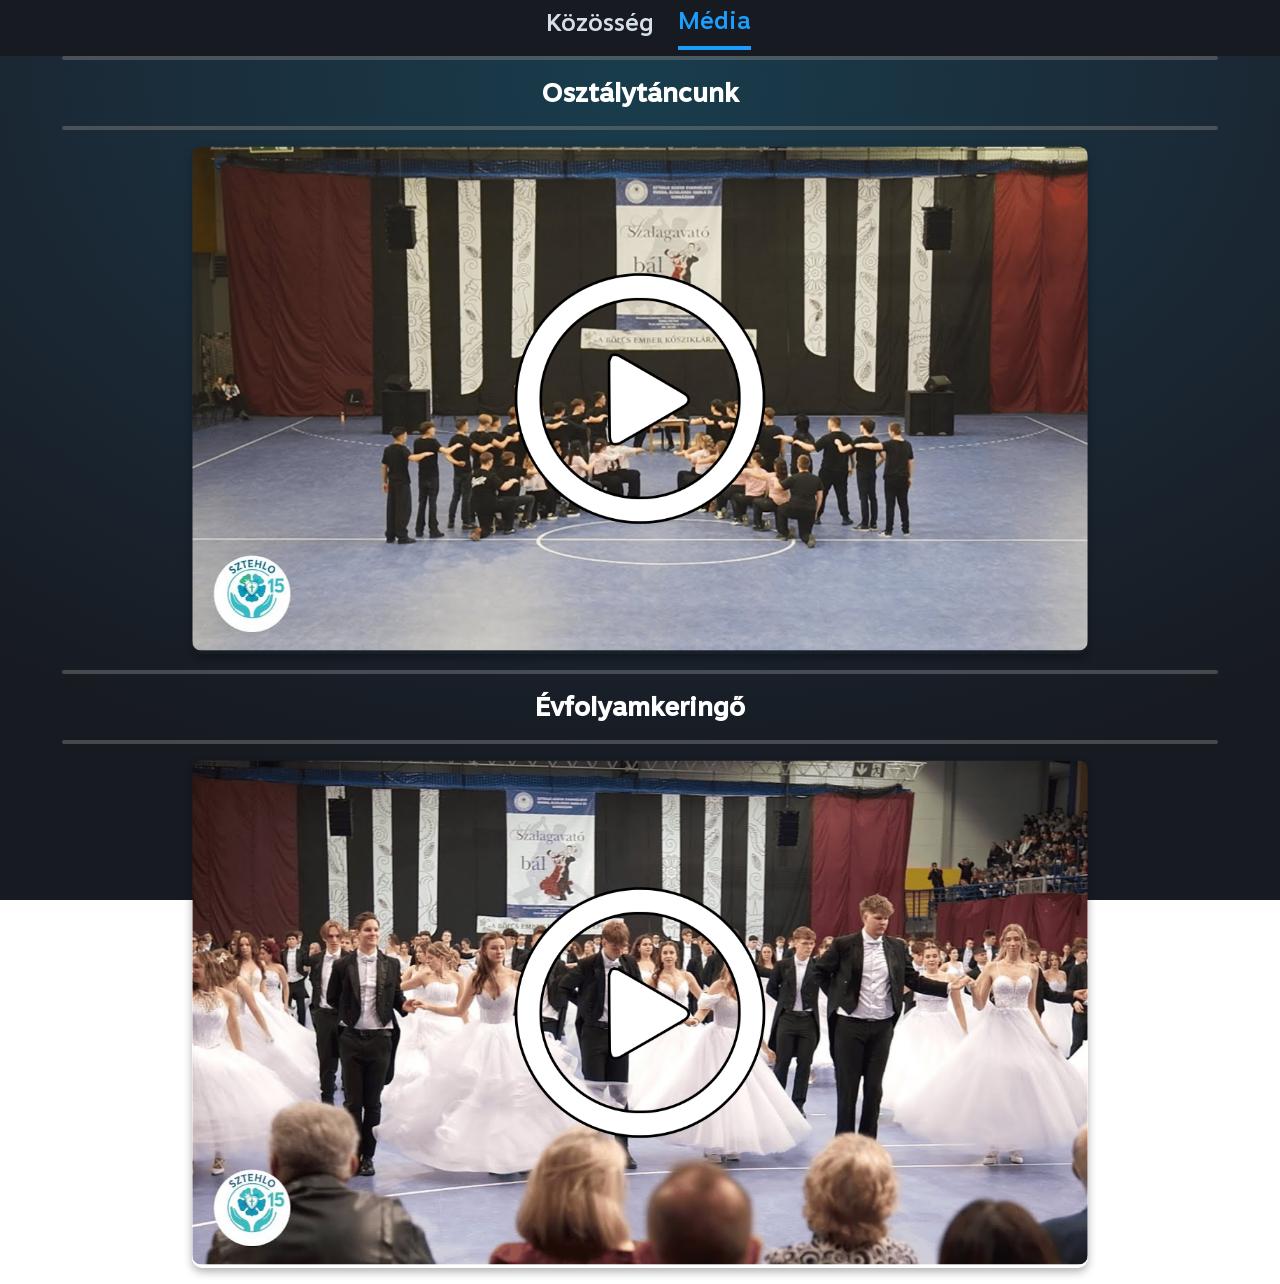
<file: index.html>
<!DOCTYPE html>
<html lang="hu">
<head>
    <meta charset="UTF-8">
    <meta name="viewport" content="width=device-width, initial-scale=1.0">
    <title>Sztehlo 12.C 2022-2026</title>
    <link rel="stylesheet" href="style.css">
</head>
<body>

<!-- HTML -->
<div id="rotate-notice">
  <div class="rotate-content">
    <p>Forgasd el a készüléket!</p>
  </div>
</div>


<!--Fejléc-->    
<div class="fejlec">
    <div class="menu-container">

        <div class="menu-item">
            <a href="galeria.html">Közösség</a>
        </div>
        
      
        <div class="menu-item-active">
            Média
        </div>



    </div>
</div>
<!--Fejléc vége-->

<!-- szürke törésvonal linebreak class-al-->
    <div class="linebreak"></div>

 
    <div class="container-row-centered">
        <h1>Osztálytáncunk</h1>
    </div>


    <div class="linebreak"></div>

<!--osztálytánc-->
    <div class="container-row-centered">
        
        <div class="domain-3d">
        
            <div class="picture-frame-3d">
                <a href="https://youtu.be/yBHKEIP3WoE">
                <img src="media/osztalytanc.png" alt="">
                </a>
            </div>
        
        </div>
        
    </div>
<!--osztálytánc-->


    <div class="linebreak"></div>

    <div class="container-row-centered">
        <h1>Évfolyamkeringő</h1>
    </div>

    
    <div class="linebreak"></div>


<!--osztályvideó-->
    <div class="container-row-centered">

        <div class="domain-3d">
            <div class="picture-frame-3d">
                <a href="https://youtu.be/173jjDeJ61c">
                <img src="media/keringo.png" alt="">
                </a>
            </div>
        </div>
    </div>
<!--osztályvideó-->


</div>






</body>
</html>
</file>
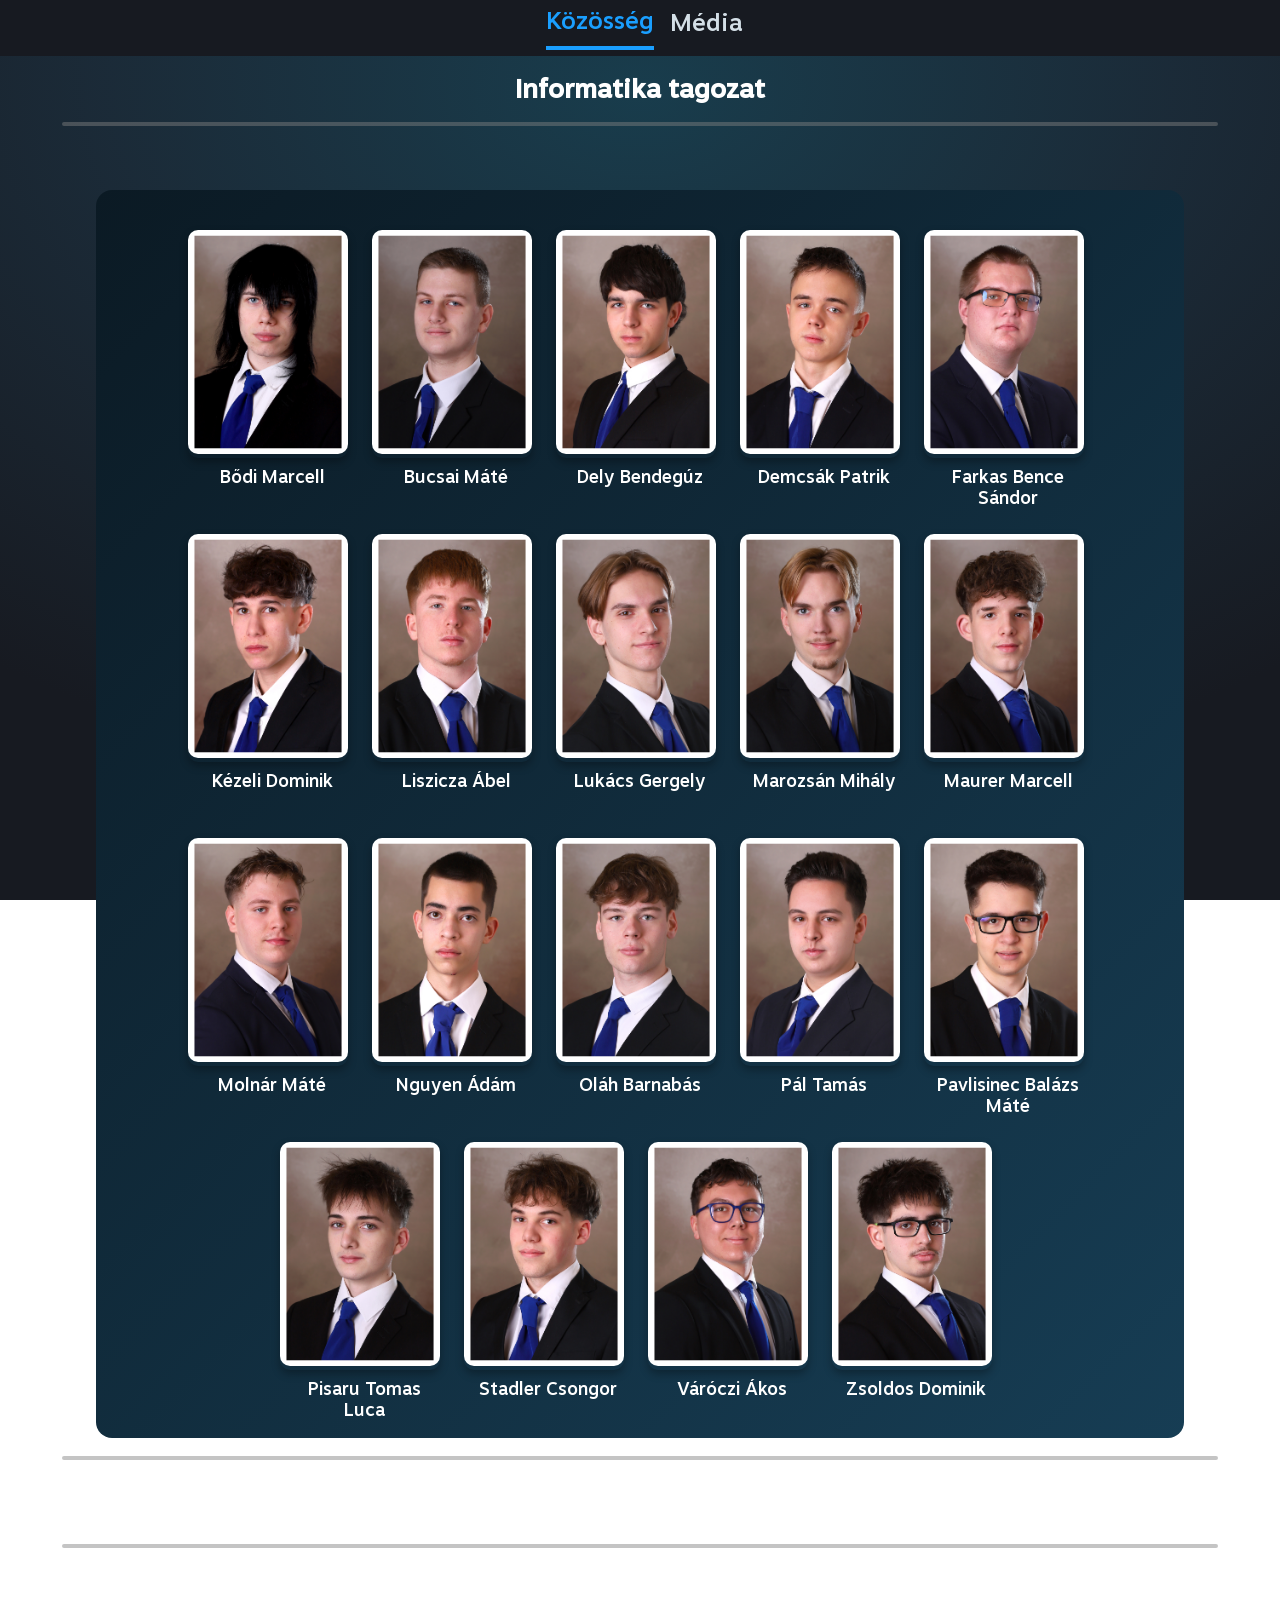
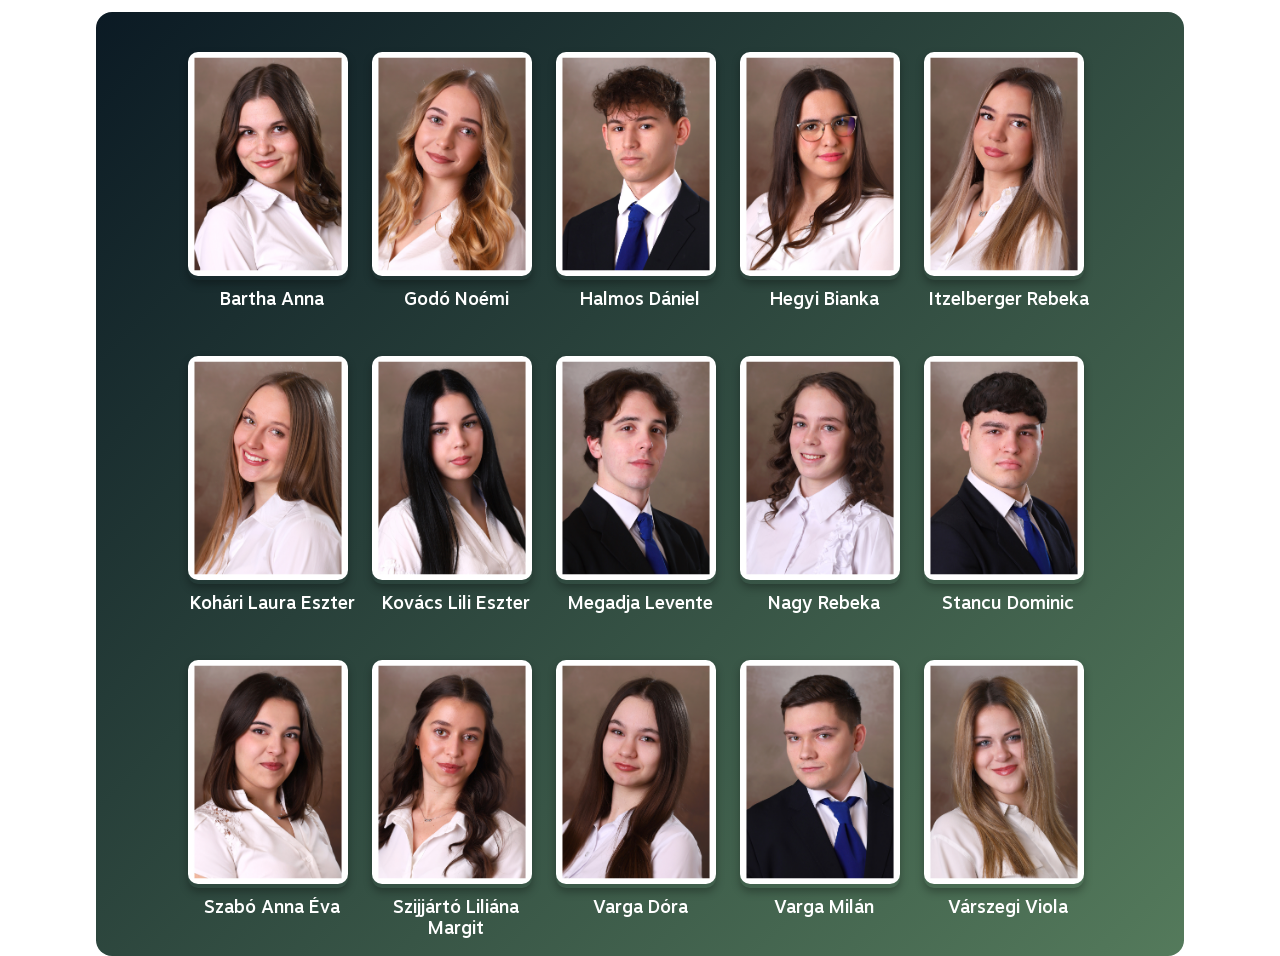
<file: galeria.html>
<!DOCTYPE html>
<html lang="hu">
<head>
    <meta charset="UTF-8">
    <meta name="viewport" content="width=device-width, initial-scale=1.0">
    <title>Sztehlo 12.C 2022-2026</title>
    <link rel="stylesheet" href="style.css">
</head>

<!-- HTML -->
<div id="rotate-notice">
  <div class="rotate-content">
    <p>Forgasd el a készüléket!</p>
  </div>
</div>
<!--Fejléc-->

<div class="fejlec">
    <div class="menu-container">
        
        <div class="menu-item-active">
            Közösség
        </div>
        
        <div class="menu-item">
            <a href="index.html">Média<a>
        </div>
    </div>
</div>
<!--Fejléc vége-->

<div class="container-row-centered">
    <h1>Informatika tagozat</h1>
</div>

<div class="linebreak"></div>

<div class="info-bg">


    <div class="domain-3d-tablo">
        <div class="tablofoto">
            <img src="media/c-osztaly/bodi.jpg">  
        </div>
        <p class="diak">Bődi Marcell</p>
    </div>
    <div class="domain-3d-tablo">
        <div class="tablofoto">
            <img src="media/c-osztaly/bucsai.jpg">  
        </div>
        <p class="diak">Bucsai Máté</p>
    </div>
    <div class="domain-3d-tablo">
        <div class="tablofoto">
            <img src="media/c-osztaly/dely.jpg">  
        </div>
        <p class="diak">Dely Bendegúz</p>
    </div>
    <div class="domain-3d-tablo">
        <div class="tablofoto">
            <img src="media/c-osztaly/demcsak.jpg">  
        </div>
        <p class="diak">Demcsák Patrik</p>
    </div>
    <div class="domain-3d-tablo">
        <div class="tablofoto">
            <img src="media/c-osztaly/farkas.jpg">  
        </div>
        <p class="diak">Farkas Bence</p>
        <p class="diak">Sándor</p>
    </div>
    <div class="domain-3d-tablo">
        <div class="tablofoto">
            <img src="media/c-osztaly/kezeli.jpg">  
        </div>
        <p class="diak">Kézeli Dominik</p>
    </div>
    <div class="domain-3d-tablo">
        <div class="tablofoto">
            <img src="media/c-osztaly/liszicza.jpg">  
        </div>
        <p class="diak">Liszicza Ábel</p>
    </div>
    <div class="domain-3d-tablo">
        <div class="tablofoto">
            <img src="media/c-osztaly/lukacs.jpg">  
        </div>
        <p class="diak">Lukács Gergely</p>
    </div>
    <div class="domain-3d-tablo">
        <div class="tablofoto">
            <img src="media/c-osztaly/marozsan.jpg">  
        </div>
        <p class="diak">Marozsán Mihály</p>
    </div>
    <div class="domain-3d-tablo">
        <div class="tablofoto">
            <img src="media/c-osztaly/maurer.jpg">  
        </div>
        <p class="diak">Maurer Marcell</p>
    </div>
    <div class="domain-3d-tablo">
        <div class="tablofoto">
            <img src="media/c-osztaly/molnar.jpg">  
        </div>
        <p class="diak">Molnár Máté</p>
    </div>
    <div class="domain-3d-tablo">
        <div class="tablofoto">
            <img src="media/c-osztaly/nguyen.jpg">  
        </div>
        <p class="diak">Nguyen Ádám</p>
    </div>
    <div class="domain-3d-tablo">
        <div class="tablofoto">
            <img src="media/c-osztaly/olah.jpg">  
        </div>
        <p class="diak">Oláh Barnabás</p>
    </div>
    <div class="domain-3d-tablo">
        <div class="tablofoto">
            <img src="media/c-osztaly/pal.jpg">  
        </div>
        <p class="diak">Pál Tamás</p>
    </div>
    <div class="domain-3d-tablo">
        <div class="tablofoto">
            <img src="media/c-osztaly/pavlisinec.jpg">  
        </div>
        <p class="diak">Pavlisinec Balázs</p>
        <p class="diak">Máté</p>
    </div>
    <div class="domain-3d-tablo">
        <div class="tablofoto">
            <img src="media/c-osztaly/pisaru.jpg">  
        </div>
        <p class="diak">Pisaru Tomas</p>
        <p class="diak">Luca</p>
    </div>
    <div class="domain-3d-tablo">
        <div class="tablofoto">
            <img src="media/c-osztaly/stadler.jpg">  
        </div>
        <p class="diak">Stadler Csongor</p>
    </div>
    <div class="domain-3d-tablo">
        <div class="tablofoto">
            <img src="media/c-osztaly/varoczi.jpg">  
        </div>
        <p class="diak">Váróczi Ákos</p>
    </div>
    <div class="domain-3d-tablo">
        <div class="tablofoto">
            <img src="media/c-osztaly/zsoldos.jpg">  
        </div>
        <p class="diak">Zsoldos Dominik</p>
    </div>
</div>


<br>
<div class="linebreak"></div>
<br>

<div class="container-row-centered">
    <h1>Biológia tagozat</h1>
</div>
<div class="linebreak"></div>

<div class="bio-bg">
    <div class="domain-3d-tablo">
        <div class="tablofoto">
            <img src="media/c-osztaly/bartha.jpg">  
        </div>
        <p class="diak">Bartha Anna</p>
    </div>
    <div class="domain-3d-tablo">
        <div class="tablofoto">
            <img src="media/c-osztaly/godo.jpg">  
        </div>
        <p class="diak">Godó Noémi</p>
    </div>
    <div class="domain-3d-tablo">
        <div class="tablofoto">
            <img src="media/c-osztaly/halmos.jpg">  
        </div>
        <p class="diak">Halmos Dániel</p>
    </div>
    <div class="domain-3d-tablo">
        <div class="tablofoto">
            <img src="media/c-osztaly/hegyi.jpg">  
        </div>
        <p class="diak">Hegyi Bianka</p>
    </div>
    <div class="domain-3d-tablo">
        <div class="tablofoto">
            <img src="media/c-osztaly/itzelberger.jpg">  
        </div>
        <p class="diak">Itzelberger Rebeka</p>
    </div>
    <div class="domain-3d-tablo">
        <div class="tablofoto">
            <img src="media/c-osztaly/kohari.jpg">  
        </div>
        <p class="diak">Kohári Laura Eszter</p>
    </div>
    <div class="domain-3d-tablo">
        <div class="tablofoto">
            <img src="media/c-osztaly/kovacs.jpg">  
        </div>
        <p class="diak">Kovács Lili Eszter</p>
    </div>
    <div class="domain-3d-tablo">
        <div class="tablofoto">
            <img src="media/c-osztaly/megadja.jpg">  
        </div>
        <p class="diak">Megadja Levente</p>
    </div>
    <div class="domain-3d-tablo">
        <div class="tablofoto">
            <img src="media/c-osztaly/nagy.jpg">  
        </div>
        <p class="diak">Nagy Rebeka</p>
    </div>
    <div class="domain-3d-tablo">
        <div class="tablofoto">
            <img src="media/c-osztaly/stancu.jpg">  
        </div>
        <p class="diak">Stancu Dominic</p>
    </div>
    <div class="domain-3d-tablo">
        <div class="tablofoto">
            <img src="media/c-osztaly/szabo.jpg">  
        </div>
        <p class="diak">Szabó Anna Éva</p>
    </div>
    <div class="domain-3d-tablo">
        <div class="tablofoto">
            <img src="media/c-osztaly/szijjarot.jpg">  
        </div>
        <p class="diak">Szijjártó Liliána</p>
        <p class="diak">Margit</p>
    </div>
    <div class="domain-3d-tablo">
        <div class="tablofoto">
            <img src="media/c-osztaly/varga2.jpg">  
        </div>
        <p class="diak">Varga Dóra</p>
    </div>
    <div class="domain-3d-tablo">
        <div class="tablofoto">
            <img src="media/c-osztaly/varga1.jpg">  
        </div>
        <p class="diak">Varga Milán</p>
    </div>
    <div class="domain-3d-tablo">
        <div class="tablofoto">
            <img src="media/c-osztaly/varszegi.jpg">  
        </div>
        <p class="diak">Várszegi Viola</p>
    </div>
    
</div>







<script>



const cards = document.querySelectorAll(".domain-3d-tablo");

cards.forEach(card => {
    const inner = card.querySelector(".tablofoto");

    


    let targetX = 0;
    let targetY = 0;

    let currentX = 0;
    let currentY = 0;

    function updatePosition(clientX, clientY) {
        const rect = card.getBoundingClientRect();

        const x = clientX - rect.left;
        const y = clientY - rect.top;

        const centerX = rect.width / 2;
        const centerY = rect.height / 2;

        targetX = -(y - centerY) / 5;
        targetY = (x - centerX) / 5;
    }

    // Egér


    card.addEventListener("mousemove", (e) => {
        updatePosition(e.clientX, e.clientY);
    });

    card.addEventListener("mouseleave", () => {
        targetX = 0;
        targetY = 0;
    });

    // Érintés
    card.addEventListener("touchstart", (e) => {
        const touch = e.touches[0];
        updatePosition(touch.clientX, touch.clientY);
    });

    card.addEventListener("touchmove", (e) => {
        const touch = e.touches[0];
        updatePosition(touch.clientX, touch.clientY);
    });

    card.addEventListener("touchend", () => {
        targetX = 0;
        targetY = 0;
    });

    function animate() { 
        currentX += (targetX - currentX) * 0.2;
        currentY += (targetY - currentY) * 0.2;

        inner.style.transform = `
            rotateX(${currentX}deg)
            rotateY(${currentY}deg)
        `;

        requestAnimationFrame(animate);
    }

    animate();
});




/*
const cards = document.querySelectorAll(".domain-3d");

cards.forEach(card => {
    const inner = card.querySelector(".tablofoto");

    let targetX = 0;
    let targetY = 0;

    let currentX = 0;
    let currentY = 0;

    card.addEventListener("mousemove", (e) => {
        const rect = card.getBoundingClientRect();

        const x = e.clientX - rect.left;
        const y = e.clientY - rect.top;

        const centerX = rect.width / 2;
        const centerY = rect.height / 2;

        targetX = -(y - centerY) / 5;
        targetY = (x - centerX) / 5;
    });

    card.addEventListener("mouseleave", () => {
        targetX = 0;
        targetY = 0;
    });

    function animate() { 
        currentX += (targetX - currentX) * 0.2;
        currentY += (targetY - currentY) * 0.2;

        inner.style.transform = `
            rotateX(${currentX}deg)
            rotateY(${currentY}deg)
        `;

        requestAnimationFrame(animate);
    }

    animate();
});
*/
</script>

<body>
</file>
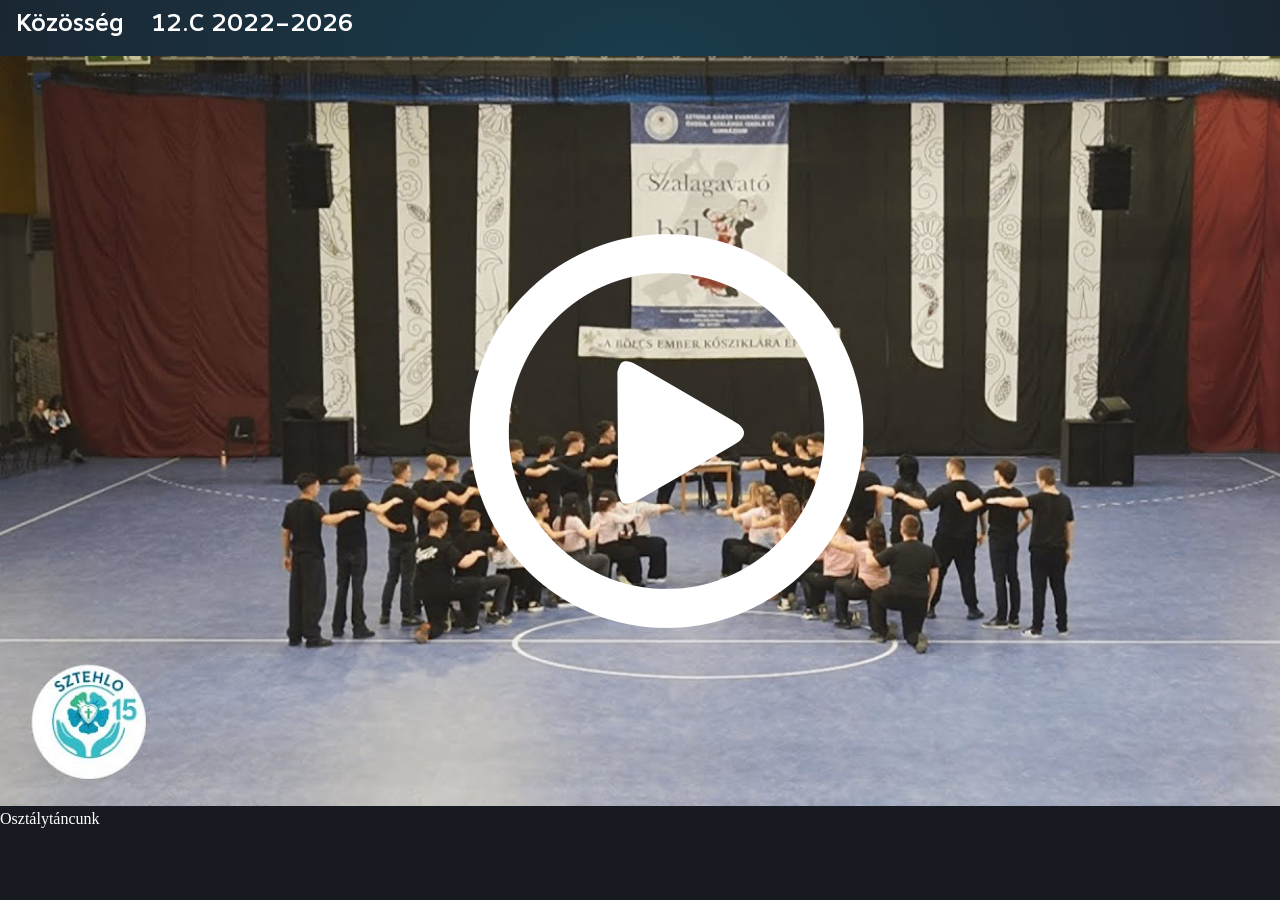
<file: kozosseg.html>
<!DOCTYPE html>
<html lang="hu">
<head>
    <meta charset="UTF-8">
    <meta name="viewport" content="width=device-width, initial-scale=1.0">
    <title>Sztehlo 12.C 2022-2026</title>
    <link rel="stylesheet" href="style.css" />
</head>
<body>

<!-- Felső menü -->
<div class="topbar">
    <div class="menu">
        <a href="kozosseg.html" class="menu-item active">Közösség</a>
        <a href="index.html" class="menu-item">12.C 2022–2026</a>
    </div>
</div>
<!-- Tartalom -->

<a href="https://www.youtube.com/watch?v=yBHKEIP3WoE" target="_blank">
    <img class="tanc" src="media/tanc-video.png" alt="osztalytanc">
</a>
<div class="kozosseg-text">
    Osztálytáncunk
</div>
<script src="script.js"></script>
</body>
</file>
<file: style.css>
@font-face {
    font-family: Motiva-thin;
    src: url(font/MotivaSansMedium.woff.ttf);
}

@font-face {
    font-family: Motiva-bold;
    src: url(font/MotivaSansBold.woff.ttf);
}

.diak{
    text-align: center;
    font-size: large;
    margin: 0;
    font-family: Motiva-thin;
}


html, body {
    overflow-x: hidden;
}

body{
    color: white;
    margin: 0px;
    background:
    radial-gradient(
      ellipse 120vmax 80vmax at 50% 10%,
      rgba(24, 66, 82, 0.8) 0%,
      rgba(27, 43, 56, 0.9) 35%,
      rgba(23, 26, 33, 1) 70%
    ),

    linear-gradient(
    180deg,
    #1b2838 0%,
    #171a21 100% 
    );

    

    background-repeat: no-repeat;
    background-attachment: fixed;
}










/*Fejléc eleje*/

.fejlec {
    /*border: solid 3px rgb(255, 0, 0);*/
    border-bottom: slategray;

    position: relative;
    display: block;
    background-color: #171a21;
    
}

.menu-container{
    /*border: dotted 3px rgb(159, 255, 156);*/
    justify-content: center;
    color: hsl(206, 29%, 87%);
    font-weight: 6000;
    position: relative;
    display: flex;
    flex-wrap: wrap;
    align-items: center;
    
}

.menu-item{
    /*border: solid 3px white; */

    text-align: center;
    padding: 0.5rem;
    cursor: pointer;
    font-family: Motiva-thin;
    font-size: x-large;
    position: relative;
    display: inline-block;
    height: 40px; 
    margin-left: 0.5rem;    
}

.menu-item:hover{
    color: white;
}

.menu-item-active{
    /*border: solid 3px white;*/
    
    color: #1a9fff;
    border-bottom: 0.3rem solid #1a9fff;

    cursor: pointer;
    font-family: Motiva-thin;
    font-size: x-large;
    position: relative;
    display: inline-block;
    height: 40px;
    margin-left: 1rem;
}

/*Fejléc vége*/

/*Borítókép*/
.boritokep {
    /*border: solid 3px white;*/  
    overflow: hidden;
}

.boritokep img{ /*img tipusú child beállításai*/
    width: 100%;
    height: auto;       
    display: block;
}
/*Borítókép vége*/

/*Steam wrap*/

.steam-wrap {
    /*border: solid 3px rgb(0, 251, 255);*/
    display: flex;
    flex-wrap: wrap;
    
    background: linear-gradient(
      to bottom,
      rgba(58, 62, 73, 0.9) 0%,
      rgba(46, 52, 65, 0.9) 20%,
      rgba(23, 26, 33, 0.9) 80%,
      rgba(23, 26, 33, 0.9) 100%
    );
}

/*Steam wrap vége*/

/*Ikonok és játék gomb*/
.ikonsav {
    /*border: solid 3px white;*/
    position: relative;
    display: inline-block;
    
    width: 70%;
    height: 40%;  

    margin: auto;/*vagy margin-left: 10px;*/
    margin-top: 2%;
}

.jatek-gomb {
    /*border: solid 3px white;*/
    display: inline-block;
    position: relative;
  
    width: 30%;
    height: 20%;

    margin: 3%;
    padding-left: 0.8rem;
    padding-top: 0.2rem;

    cursor: pointer;
}

.jatek-gomb:hover {
    filter: hue-rotate(20deg);
}

/*Ikonok és játék gomb vége*/


/*Containerek*/

.container-row {
    /*border: dotted 3px white;*/

    padding-right: 3%;
    padding-left: 3%;
    font-family: Motiva-thin;
    font-weight: 100;
    font-size: small;

    
    
    position: relative;
    display: block;
    width: 100%;
}

.container-row-centered {
    /*border: dotted 3px rgb(251, 255, 0);*/

    font-family: Motiva-thin;
    font-weight: 100;
    font-size: small;

    
    
    position: relative;
    display: flex;
    flex-wrap: wrap;
    justify-content: space-evenly;
    width: 100%;
}

/*Containerek vége*/



/*Képkeretek*/

.tablofoto{
    
    /*border: solid 3px rgb(234, 255, 0);*/
    cursor: pointer;
    display: inline-block;
    margin: 0.5rem;
    
    
    border-radius: 10px;


    box-shadow: 0 4px 8px rgba(0, 0, 0, 0.3);

    transform-style: preserve-3d;
    transition: transform 0.3s ease, box-shadow 0.3s ease;

}



.tablofoto img{
    touch-action: none;
    width: 10rem;
    border-radius: 10px;
}





.picture-frame-3d {
    width: 70%;
    /*border: solid 3px rgb(255, 69, 69);*/
    cursor: pointer;
    position: relative;
    display: inline-block;
    margin: 1rem;
    
    
    border-radius: 10px;


    box-shadow: 0 4px 8px rgba(0, 0, 0, 0.3);

    transform-style: preserve-3d;
    transition: transform 0.3s ease, box-shadow 0.3s ease;
    
}

.picture-frame-3d:hover {
    
    transform: rotateX(15deg) scale(1.05);
    box-shadow: 0 12px 22px rgba(0, 0, 0, 0.3);
}

.picture-frame-3d img{ /*img tipusú child beállításai*/
    width: 100%;
    height: auto;
    border-radius: 10px;
    
}






.picture-frame { /*A kép parentje*/
    /*border: solid 3px rgb(255, 69, 240);*/
    cursor: pointer;
    position: relative;
    display: inline-block;
    margin: 1rem;
    
    
    border-radius: 10px;

    box-shadow: 0 4px 8px rgba(0, 0, 0, 0.3);

    transition: transform 0.3s ease, box-shadow 0.3s ease;
    
}

.picture-frame:hover {
    
    transform:  scale(1.05);
    box-shadow: 0 12px 22px rgba(0, 0, 0, 0.3);
}

.picture-frame img{ /*img tipusú child beállításai*/
    width: 17rem;
    height: auto;
    border-radius: 10px;
    
}

/*Képkeretek vége*/


.domain-3d{ /*3d effektekhez egy domain*/
    /*border: dotted 3px rgb(91, 255, 69);*/
    text-align: center;
    display: inline-block;
    perspective: 500px;/*Azért kell, hogy lehessen ebben a containerben 3d element*/
}

.domain-3d-tablo{ /*3d effektekhez egy domain*/
    /*border: dotted 3px rgb(255, 69, 196);*/
    width: 11.5rem;
    height: 19rem;

    display: inline-block;
    perspective: 500px;/*Azért kell, hogy lehessen ebben a containerben 3d element*/
}
    


.linebreak {
    position: relative;
    width: 90%;
    height: 0px;
    margin-left: auto;
    margin-right: auto;
    border: solid 2px rgba(128, 128, 128, 0.461);
    border-radius: 1000px;
}










a {
    text-decoration: none;
    color:  inherit;
}

a:hover {
    text-decoration: none;
    color: inherit;
}

a:visited {
    text-decoration: none;
    color: inherit;
}







/*Animált háttér---------------------------------------------*/
.bio-bg {
    display: flex;
    flex-wrap: wrap;
    /*border: orange solid 1px;*/

    width: 85%;
    margin-top: 5%;
    padding-top: 2rem;
    margin-left: auto;
    margin-right: auto;
    display: flex;
    justify-content: center;
    align-items: center;
    
    background: linear-gradient(
        135deg,
        #0b1a24 0%,
        #1b671b9e 35%,
        #20922d 60%,
        #156c1f96 80%,
        #0b1a24 100%
    );
    background-size: 400% 400%;

    animation: gradientMove 15s ease infinite;

    border-radius: 1rem;
   
}

.bio-bg .domain-3d{
    margin: auto;
}





.info-bg {
    display: flex;
    flex-wrap: wrap;
    /*border: orange solid 1px;*/

    width: 85%;
    margin-top: 5%;
    padding-top: 2rem;
    margin-left: auto;
    margin-right: auto;
    display: flex;
    justify-content: center;
    align-items: center;
    
    background: linear-gradient(
        135deg,
        #0b1a24 0%,
        #1b4b67 35%,
        #348790 60%,
        #156c6b 80%,
        #0b1a24 100%
    );
    background-size: 400% 400%;

    animation: gradientMove 15s ease infinite;

    border-radius: 1rem;
    
}

.info-bg .domain-3d{ /*child domain 3dre vonatkozik*/
    margin: auto;
}




@keyframes gradientMove {
    0% {
        background-position: 0% 0%;
    }
    50% {
        background-position: 100% 100%;
    }
    100% {
        background-position: 0% 0%;
    }
}
/*Animált háttér vége----------------------------------------*/

/* CSS */
#rotate-notice {
  font-family: sans-serif;
  font-size:xx-large    ;
  display: none;
  position: fixed;
  top: 0;
  left: 0;
  width: 100vw;
  height: 100vh;
  background-color: rgba(0, 0, 0, 0.9);
  color: #fff;
  z-index: 9999;
  justify-content: center;
  align-items: center;
  text-align: center;
}

/* Show only when the device is in portrait orientation */
@media (orientation: portrait) {
  #rotate-notice {
    display: flex;
  }
}
</file>
